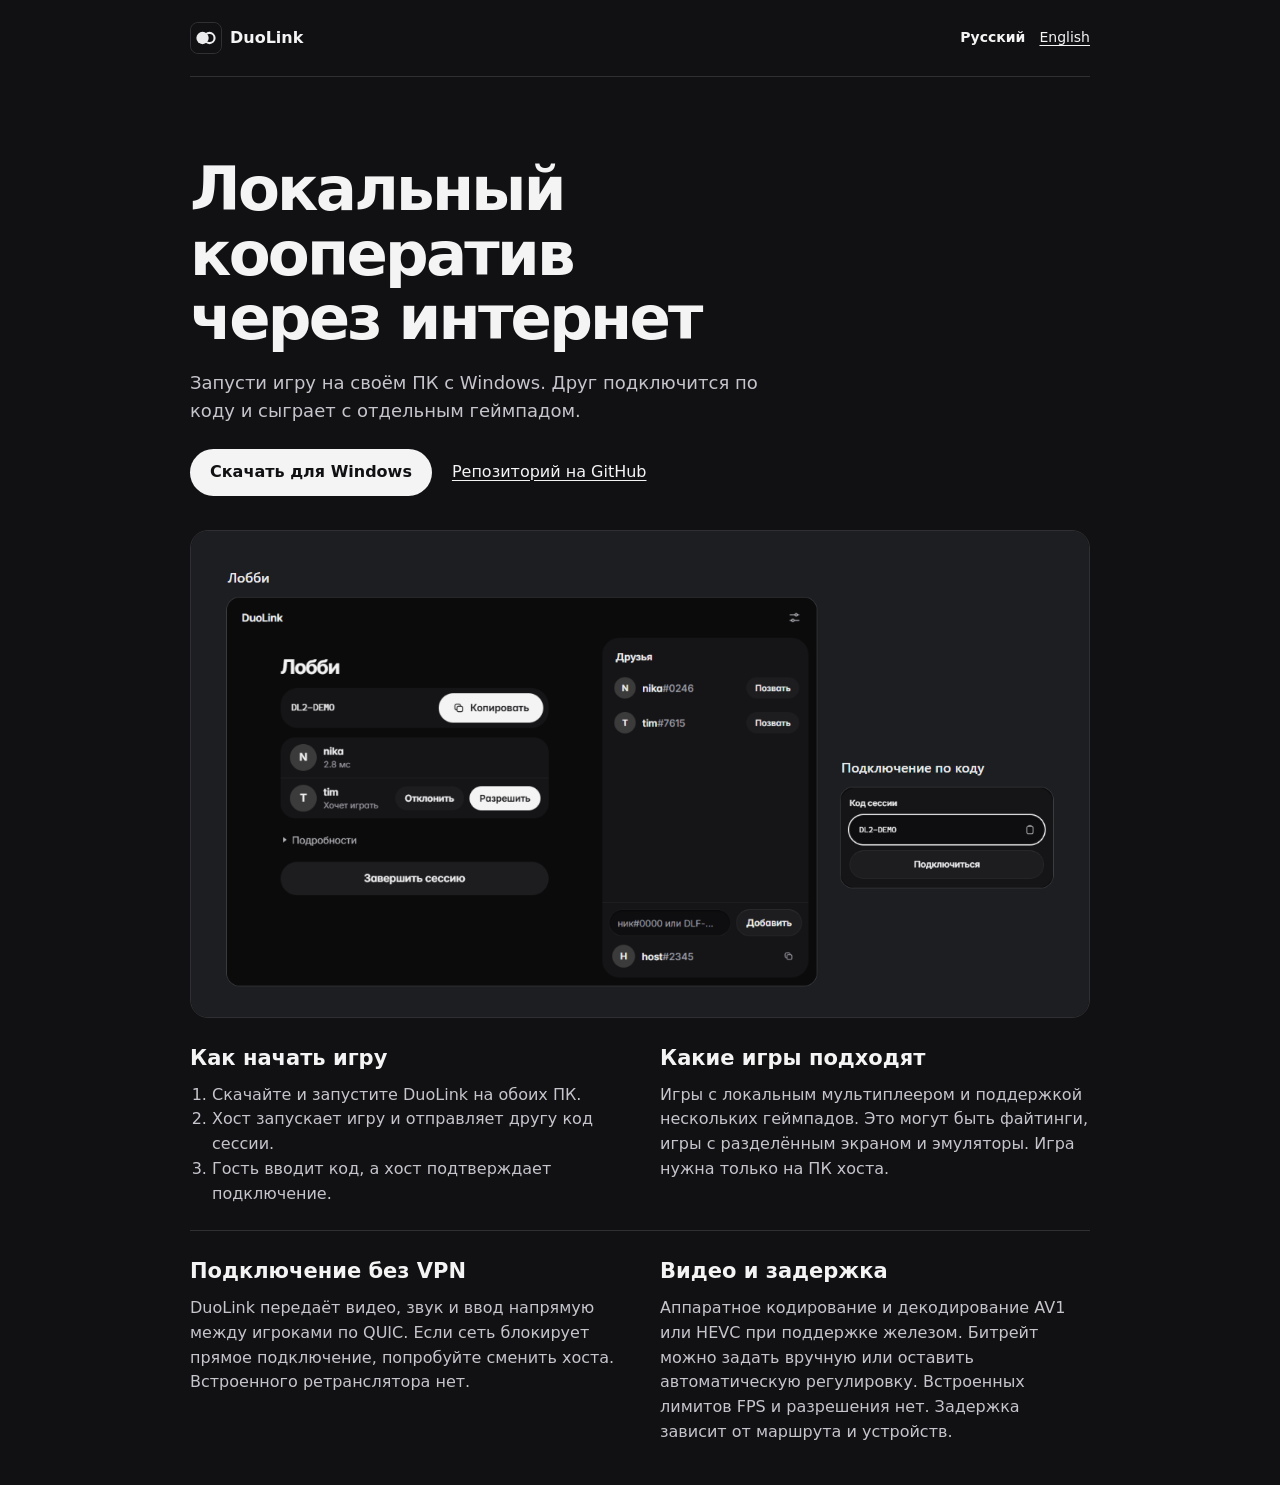
<file: docs/index.html>
<!doctype html>
<html lang="ru">
<head>
  <meta charset="utf-8">
  <meta name="viewport" content="width=device-width, initial-scale=1">
  <title>DuoLink — локальный кооператив через интернет на Windows</title>
  <meta name="description" content="Играйте вдвоём по интернету в игры с локальным мультиплеером на Windows. Вход по коду, отдельный геймпад гостя. Скачать DuoLink и открыть репозиторий на GitHub.">
  <link rel="canonical" href="https://roudinn.github.io/duolink/">
  <link rel="alternate" hreflang="ru" href="https://roudinn.github.io/duolink/">
  <link rel="alternate" hreflang="en" href="https://roudinn.github.io/duolink/en.html">
  <link rel="alternate" hreflang="x-default" href="https://roudinn.github.io/duolink/">
  <meta property="og:type" content="website">
  <meta property="og:site_name" content="DuoLink">
  <meta property="og:title" content="DuoLink — локальный кооператив через интернет на Windows">
  <meta property="og:description" content="Играйте вдвоём по интернету в игры с локальным мультиплеером на Windows. Вход по коду, отдельный геймпад гостя. Скачать DuoLink и открыть репозиторий на GitHub.">
  <meta property="og:url" content="https://roudinn.github.io/duolink/">
  <meta property="og:image" content="https://roudinn.github.io/duolink/social-preview.png">
  <meta property="og:image:width" content="1280">
  <meta property="og:image:height" content="640">
  <meta property="og:image:alt" content="Обложка DuoLink">
  <meta name="twitter:card" content="summary_large_image">
  <link rel="icon" href="duolink.svg" type="image/svg+xml">
  <link rel="stylesheet" href="site.css">
</head>
<body>
  <header>
    <a class="brand" href="./"><img src="duolink.svg" width="32" height="32" alt="">DuoLink</a>
    <nav aria-label="Язык"><strong lang="ru">Русский</strong><a href="en.html" lang="en" hreflang="en">English</a></nav>
  </header>
  <main>
    <h1>Локальный кооператив через интернет</h1>
    <p class="intro">Запусти игру на своём ПК с Windows. Друг подключится по коду и сыграет с отдельным геймпадом.</p>
    <div class="actions">
      <a class="download" href="https://github.com/roudinn/duolink/releases/latest/download/DuoLink.exe">Скачать для Windows</a>
      <a class="source" href="https://github.com/roudinn/duolink">Репозиторий на GitHub</a>
    </div>
    <img class="preview" src="preview.png" alt="Лобби DuoLink на Windows с гостем и кодом сессии">
    <div class="details">
      <section>
        <h2>Как начать игру</h2>
        <ol>
        <li>Скачайте и запустите DuoLink на обоих ПК.</li>
        <li>Хост запускает игру и отправляет другу код сессии.</li>
        <li>Гость вводит код, а хост подтверждает подключение.</li>
        </ol>
      </section>
      <section>
        <h2>Какие игры подходят</h2>
        <p>Игры с локальным мультиплеером и поддержкой нескольких геймпадов. Это могут быть файтинги, игры с разделённым экраном и эмуляторы. Игра нужна только на ПК хоста.</p>
      </section>
    </div>
    <div class="details stream">
      <section>
        <h2>Подключение без VPN</h2>
        <p>DuoLink передаёт видео, звук и ввод напрямую между игроками по QUIC. Если сеть блокирует прямое подключение, попробуйте сменить хоста. Встроенного ретранслятора нет.</p>
      </section>
      <section>
        <h2>Видео и задержка</h2>
        <p>Аппаратное кодирование и декодирование AV1 или HEVC при поддержке железом. Битрейт можно задать вручную или оставить автоматическую регулировку. Встроенных лимитов FPS и разрешения нет. Задержка зависит от маршрута и устройств.</p>
      </section>
    </div>
  </main>
</body>
</html>
</file>
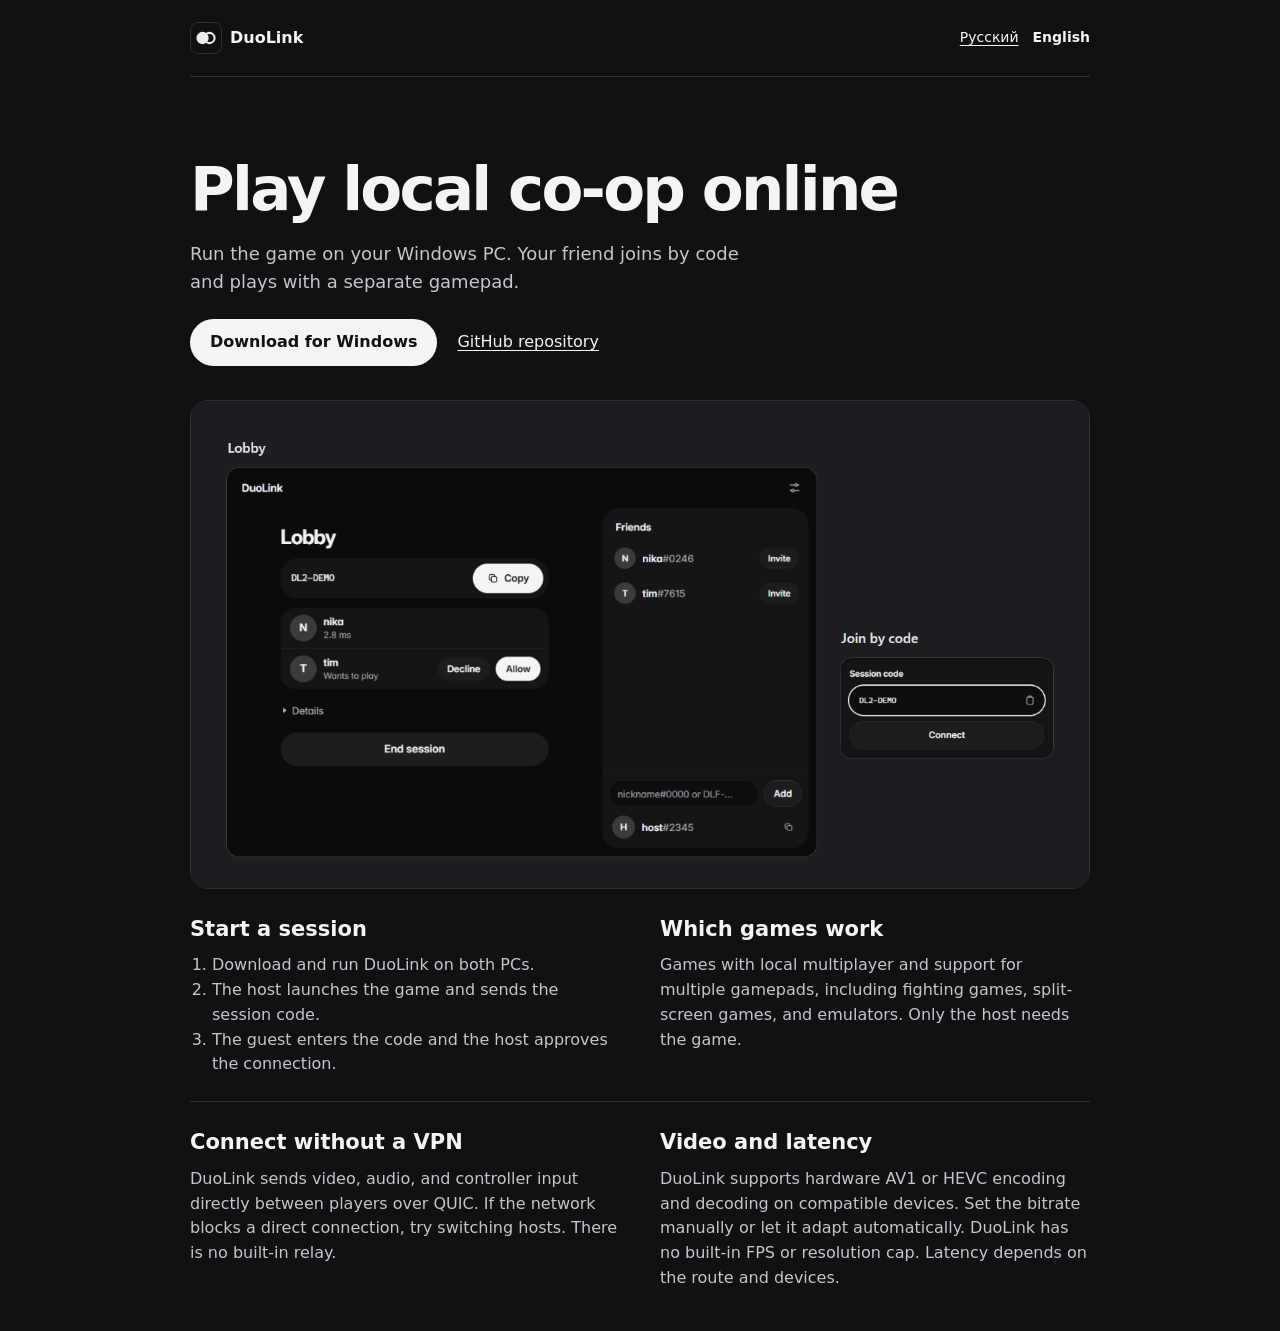
<file: docs/en.html>
<!doctype html>
<html lang="en">
<head>
  <meta charset="utf-8">
  <meta name="viewport" content="width=device-width, initial-scale=1">
  <title>DuoLink — Play local co-op online on Windows</title>
  <meta name="description" content="Play local multiplayer games online on Windows. Join by session code and play with a separate guest gamepad. Download DuoLink or browse its GitHub repository.">
  <link rel="canonical" href="https://roudinn.github.io/duolink/en.html">
  <link rel="alternate" hreflang="ru" href="https://roudinn.github.io/duolink/">
  <link rel="alternate" hreflang="en" href="https://roudinn.github.io/duolink/en.html">
  <link rel="alternate" hreflang="x-default" href="https://roudinn.github.io/duolink/">
  <meta property="og:type" content="website">
  <meta property="og:site_name" content="DuoLink">
  <meta property="og:title" content="DuoLink — Play local co-op online on Windows">
  <meta property="og:description" content="Play local multiplayer games online on Windows. Join by session code and play with a separate guest gamepad. Download DuoLink or browse its GitHub repository.">
  <meta property="og:url" content="https://roudinn.github.io/duolink/en.html">
  <meta property="og:image" content="https://roudinn.github.io/duolink/social-preview.en.png">
  <meta property="og:image:width" content="1280">
  <meta property="og:image:height" content="640">
  <meta property="og:image:alt" content="DuoLink cover">
  <meta name="twitter:card" content="summary_large_image">
  <link rel="icon" href="duolink.svg" type="image/svg+xml">
  <link rel="stylesheet" href="site.css">
</head>
<body>
  <header>
    <a class="brand" href="./"><img src="duolink.svg" width="32" height="32" alt="">DuoLink</a>
    <nav aria-label="Language"><a href="./" lang="ru" hreflang="ru">Русский</a><strong lang="en">English</strong></nav>
  </header>
  <main>
    <h1>Play local co-op online</h1>
    <p class="intro">Run the game on your Windows PC. Your friend joins by code and plays with a separate gamepad.</p>
    <div class="actions">
      <a class="download" href="https://github.com/roudinn/duolink/releases/latest/download/DuoLink.exe">Download for Windows</a>
      <a class="source" href="https://github.com/roudinn/duolink">GitHub repository</a>
    </div>
    <img class="preview" src="preview.en.png" alt="DuoLink lobby on Windows with a guest and a session code">
    <div class="details">
      <section>
        <h2>Start a session</h2>
        <ol>
        <li>Download and run DuoLink on both PCs.</li>
        <li>The host launches the game and sends the session code.</li>
        <li>The guest enters the code and the host approves the connection.</li>
        </ol>
      </section>
      <section>
        <h2>Which games work</h2>
        <p>Games with local multiplayer and support for multiple gamepads, including fighting games, split-screen games, and emulators. Only the host needs the game.</p>
      </section>
    </div>
    <div class="details stream">
      <section>
        <h2>Connect without a VPN</h2>
        <p>DuoLink sends video, audio, and controller input directly between players over QUIC. If the network blocks a direct connection, try switching hosts. There is no built-in relay.</p>
      </section>
      <section>
        <h2>Video and latency</h2>
        <p>DuoLink supports hardware AV1 or HEVC encoding and decoding on compatible devices. Set the bitrate manually or let it adapt automatically. DuoLink has no built-in FPS or resolution cap. Latency depends on the route and devices.</p>
      </section>
    </div>
  </main>
</body>
</html>
</file>
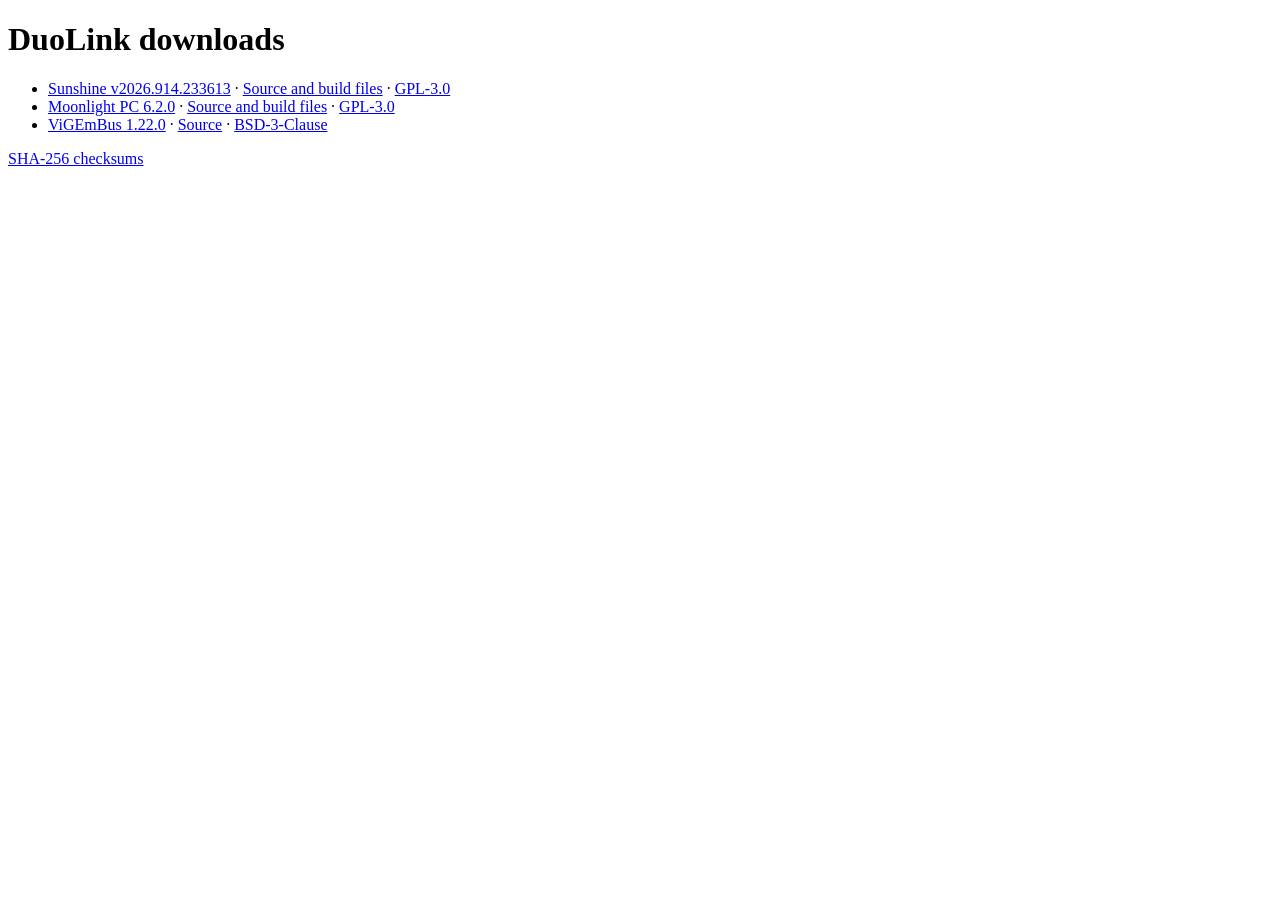
<file: server/deploy/downloads.html>
<!doctype html>
<html lang="en">
<meta charset="utf-8">
<title>DuoLink downloads</title>
<h1>DuoLink downloads</h1>
<ul>
<li><a href="sunshine-2026.914.233613-windows-amd64-lite.zip">Sunshine v2026.914.233613</a>
  · <a href="https://github.com/SunshineStream/Sunshine/tree/v2026.914.233613">Source and build files</a>
  · <a href="Sunshine-LICENSE.txt">GPL-3.0</a></li>
<li><a href="moonlight-6.2.0-windows-x64-portable.zip">Moonlight PC 6.2.0</a>
  · <a href="https://github.com/moonlight-stream/moonlight-qt/tree/v6.2.0">Source and build files</a>
  · <a href="Moonlight-LICENSE.txt">GPL-3.0</a></li>
<li><a href="ViGEmBus_1.22.0_x64_x86_arm64.exe">ViGEmBus 1.22.0</a>
  · <a href="https://github.com/nefarius/ViGEmBus/tree/v1.22.0">Source</a>
  · <a href="ViGEmBus-LICENSE.txt">BSD-3-Clause</a></li>
</ul>
<p><a href="SHA256SUMS">SHA-256 checksums</a></p>
</html>
</file>
<file: docs/site.css>
:root {
  color-scheme: dark;
  background: #111113;
  color: #f4f4f5;
  font: 16px/1.55 Inter, system-ui, sans-serif;
}
* { box-sizing: border-box; }
body { width: min(900px, calc(100% - 40px)); margin: 0 auto; }
header { display: flex; align-items: center; justify-content: space-between; gap: 16px; padding: 22px 0; border-bottom: 1px solid #303034; }
.brand { display: inline-flex; align-items: center; gap: 8px; color: inherit; font-weight: 650; text-decoration: none; }
.brand img { border: 1px solid #303034; border-radius: 8px; }
nav { display: flex; align-items: center; gap: 14px; font-size: 14px; }
a { color: inherit; text-underline-offset: .2em; }
a:focus-visible { outline: 2px solid #f4f4f5; outline-offset: 4px; }
main { padding: clamp(32px, 8vw, 80px) 0 40px; }
h1 { max-width: 760px; margin: 0; font-size: clamp(32px, 6vw, 61px); line-height: 1.06; letter-spacing: -.045em; text-wrap: balance; }
.intro { max-width: 580px; margin: 18px 0 24px; color: #c5c5cc; font-size: 18px; }
.actions { display: flex; flex-wrap: wrap; align-items: center; gap: 12px 20px; }
.download { display: inline-block; padding: 11px 20px; border-radius: 999px; background: #f4f4f5; color: #111113; text-decoration: none; font-weight: 650; }
.download:hover { background: #dedee2; }
.preview { display: block; width: 100%; height: auto; margin: 34px 0 24px; border: 1px solid #303034; border-radius: 18px; }
.details { display: grid; grid-template-columns: 1fr 1fr; gap: 22px 40px; }
.stream { margin-top: 24px; padding-top: 24px; border-top: 1px solid #303034; }
h2 { margin: 0 0 8px; font-size: 21px; }
.details p, ol { margin: 0; color: #c5c5cc; }
ol { padding-left: 22px; }
@media (max-width: 600px) { .details { grid-template-columns: 1fr; } }
</file>
